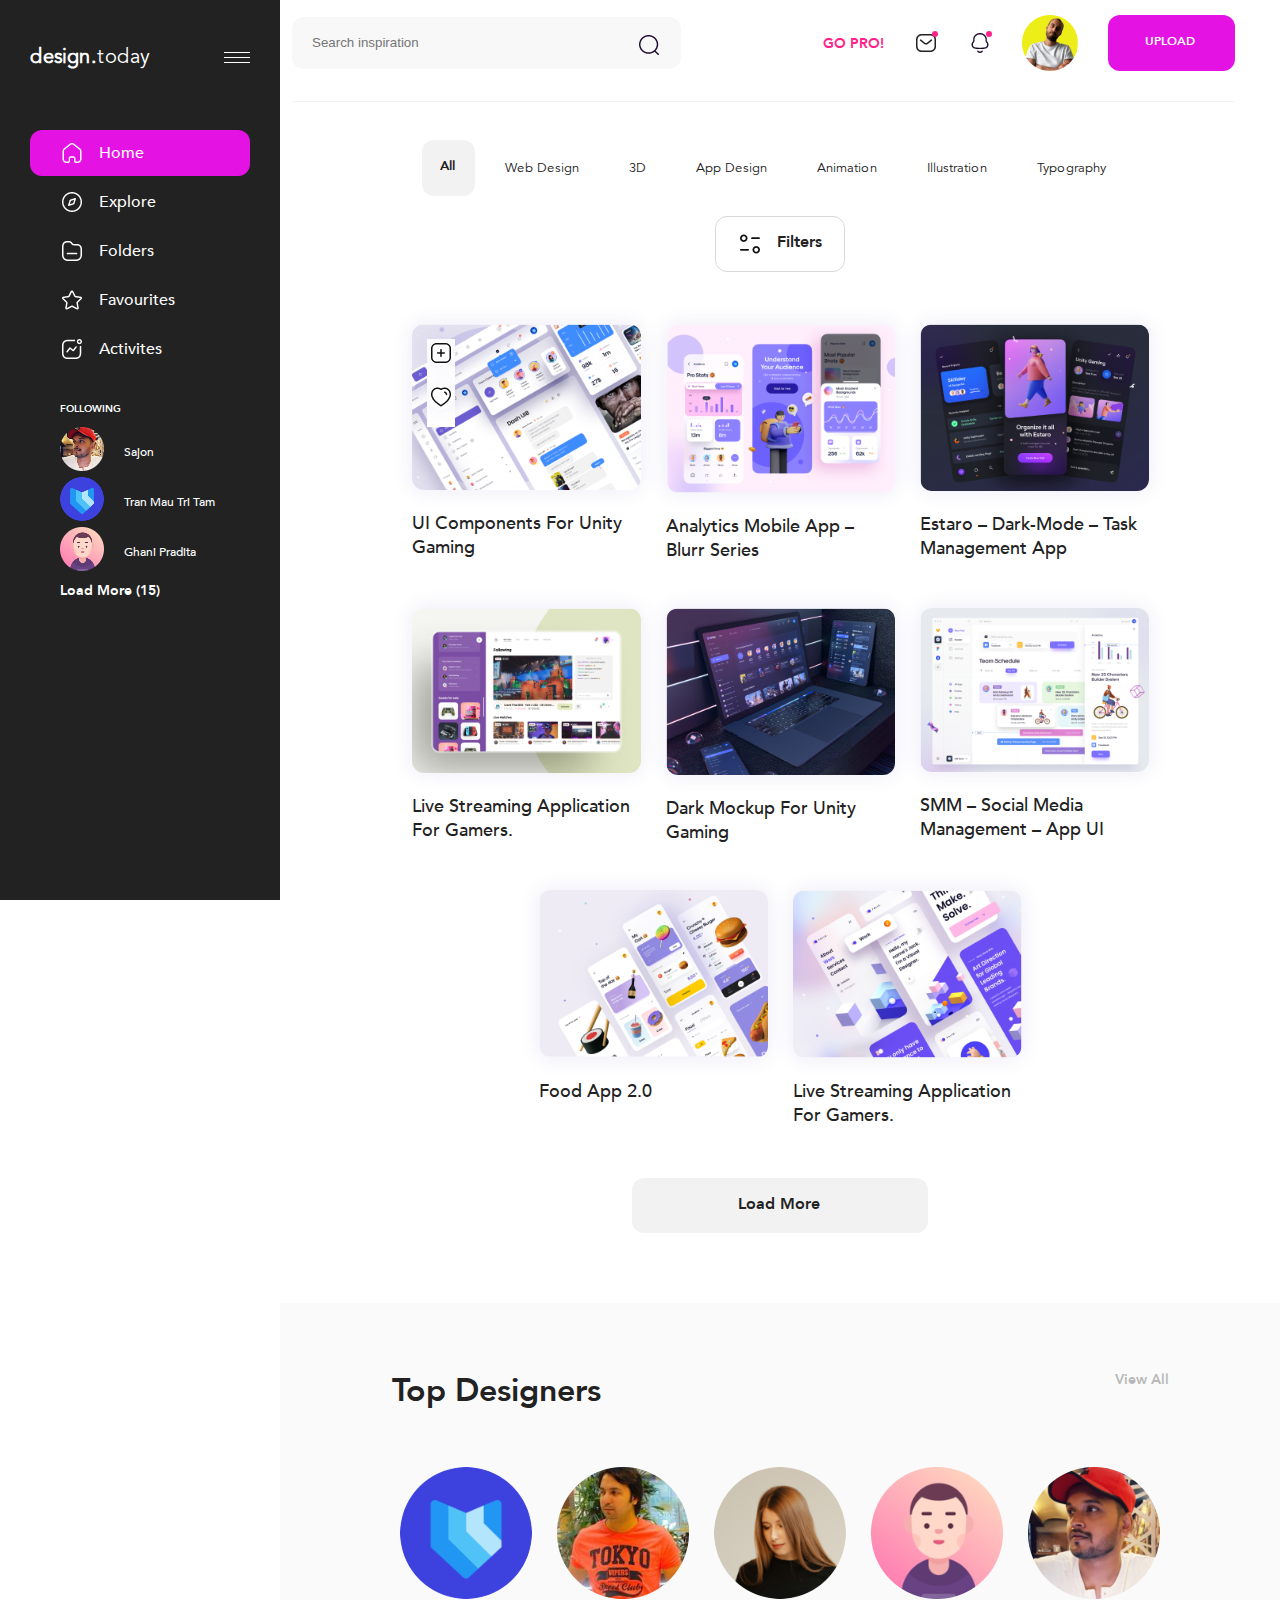
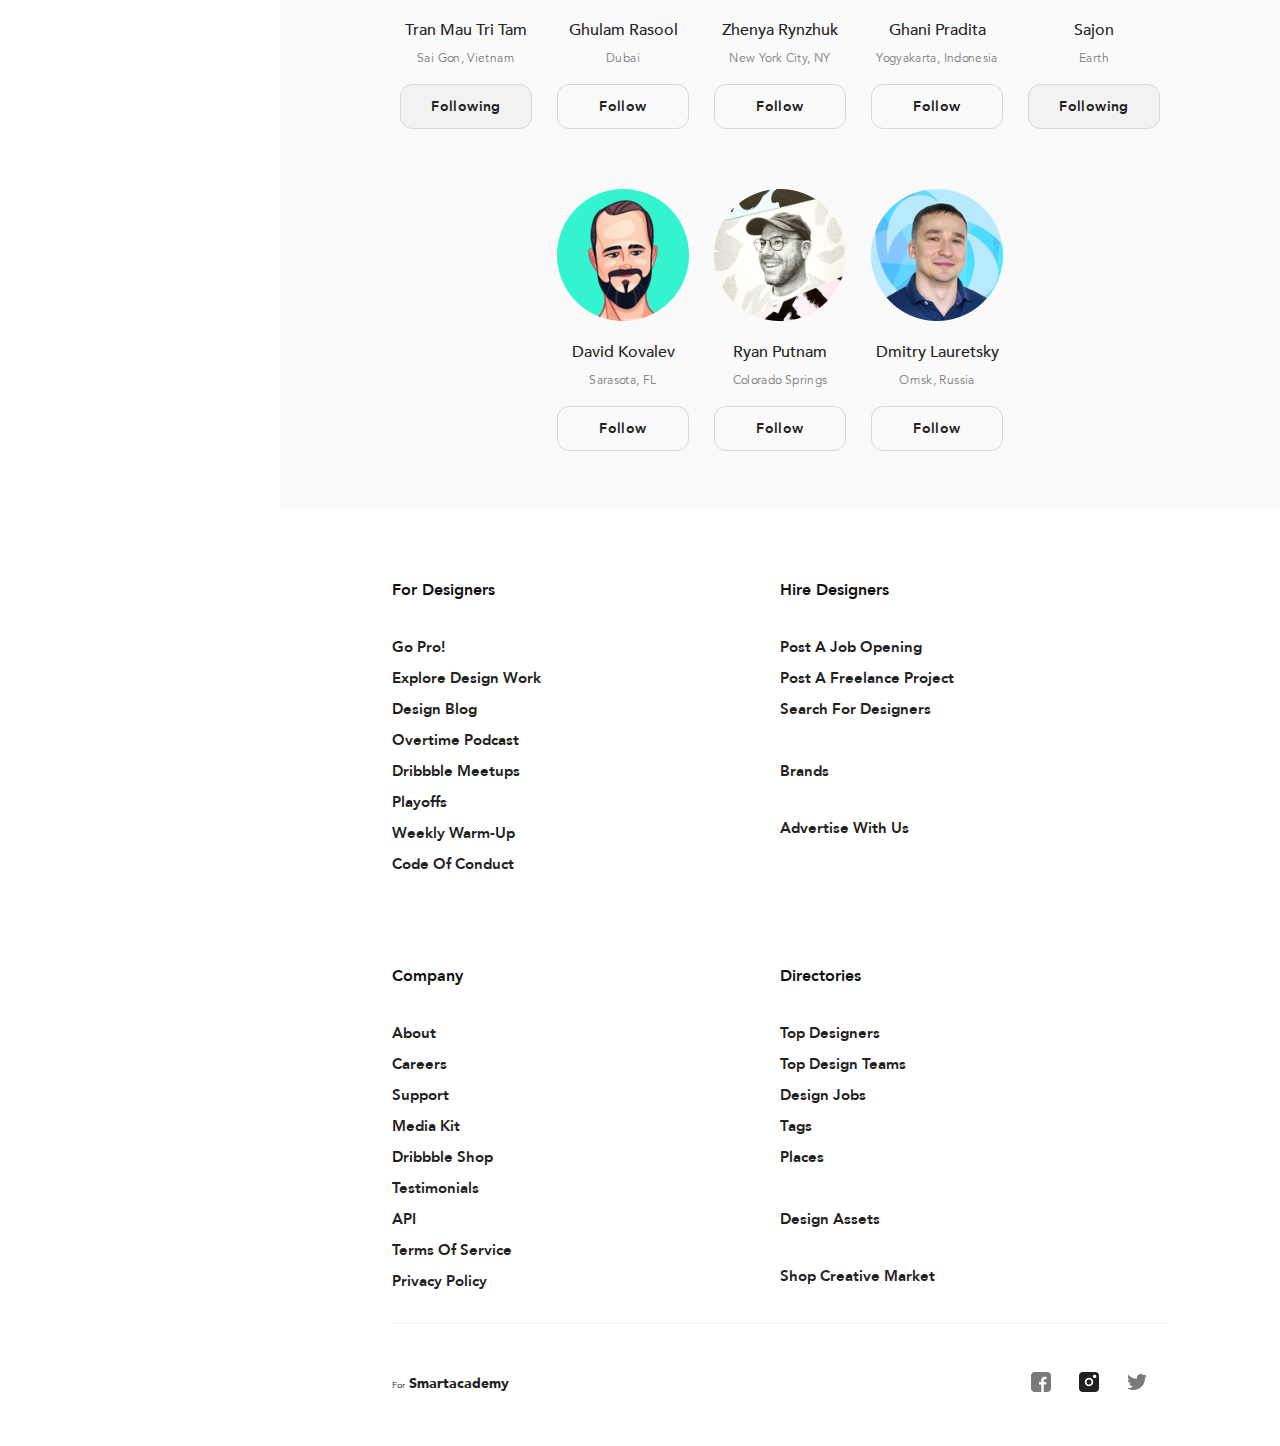
<file: index.html>
<!DOCTYPE html>
<html lang="en">
<head>
    <meta charset="UTF-8">
    <meta http-equiv="X-UA-Compatible" content="IE=edge">
    <meta name="description" content="Web design, App design, Animations, 3D, Illustrations" />
    <meta name="keywords" content="Design Today, Design, Designers" />
    <meta name="author" content="John Doe" />
    <meta property="og:url" content="https://khatunakhomasuridze08.github.io/project/" />
    <meta property="og:type" content="article" />
    <meta property="og:title" content="Design" />
    <meta
      property="og:description"
      content="Creation web and mobile apps needs with Experience Professionals in the Field. Design.today has already become the author of more than 200 successful projects. Services: Web Site Development, Mobile Apps Development, Social Media Marketing."
    />
    <meta
      property="og:image"
      content="https://www.designveloper.com/wp-content/uploads/2021/07/Web-Design-and-Development-Thumbnail-2.jpg"
    />
    
    <meta name="viewport" content="width=device-width, initial-scale=1.0">
    <link rel="stylesheet" href="./styles/font.css">
    <link rel="stylesheet" href="./styles/style.css">
    <title>project</title>
</head>
<body>
    <div class="grid_container">

        <div class="grid_container_left">
            <aside class="sidebar">
                <div class="sidebar_container">
                    <div class="sidebar_menu">
                        <div>
                            <a class="logo" href="#"><span>design.</span>today</a>
                        </div>
                        <div class="sidebar_toggler">
                            <img src="./images/menu-image.png" alt="menu_image">
                        </div>
                    </div>
                
                    <nav class="navbar">
                        <ul class="nav_list">
                            <li class="nav_list_item active">
                                <img src="./images/icon 1.png" alt="icon_image">
                                <a href="#" class="nav_link">Home</a>
                            </li>
                            <li class="nav_list_item">
                                <img src="./images/icon 2.png" alt="icon_image">
                                <a href="#" class="nav_link">Explore</a>
                            </li>
                            <li class="nav_list_item">
                                <img src="./images/icon 3.png" alt="icon_image">
                                <a href="#" class="nav_link">Folders</a>
                            </li>
                            <li class="nav_list_item">
                                <img src="./images/icon 4.png" alt="icon_image">
                                <a href="#" class="nav_link">Favourites</a>
                            </li>
                            <li class="nav_list_item">
                                <img src="./images/icon 5.png" alt="icon_image">
                                <a href="#" class="nav_link">Activites</a>
                            </li>
                        </ul>
                    </nav>
    
                    <div class="following_container">
                        <h5 class="following_title">FOLLOWING</h5>
                        
                        <div class="following">
                            <ul>
                                <li class="following_list_item">
                                    <a href="#"><img class="following_img" src="./images/follower1.png" alt="followers-image"></a>
                                    <a class="following_link" href="#">Sajon</a>
                                </li>
                                <li class="following_list_item">
                                    <a href="#"><img class="following_img" src="./images/follower2.png" alt="followers-image"></a>
                                    <a class="following_link" href="#">Tran Mau Tri Tam</a>
                                </li>
                                <li class="following_list_item">
                                    <a href="#"><img class="following_img" src="./images/follower3.png" alt="followers-image"></a>
                                    <a class="following_link" href="#">Ghani Pradita</a>
                                </li>
                                <li class="following_list_item resp">
                                    <a href="#"><img class="following_img" src="./images/follower4.png" alt="followers-image"></a>
                                    <a class="following_link" href="#">David Kovalev</a>
                                </li>
                                <li class="following_list_item resp">
                                    <a href="#"><img class="following_img" src="./images/follower5.png" alt="followers-image"></a>
                                    <a class="following_link" href="#">Ghani Pradita</a>
                                </li>
                            </ul>
                        </div>
                        
                        <div class="more_following">
                            <a href="#">Load more (15)</a>
                        </div>
    
                     </div>
                </div>
            </aside>
        </div>

        <div class="grid_container_right">
            <header class="header_container">
                    <div class="header_contant">
                        <div class="left_contant">
                            <form class="search_form" action="#">
                                <input class="search" type="text" placeholder="Search inspiration">
                                <button class="search_bt"><img src="./images/search icon.png" alt="search img"></button>
                            </form>
                        </div>
 
                        <div class="right_contant">
                            <ul class="right_list">
                                <li>
                                    <a class="right_link go" href="#">GO PRO!</a>
                                </li>
                                <li>
                                    <a class="right_link active" href="#"><img src="./images/Component 11 – 2.png" alt="icon image"></a>
                                </li>
                                <li>
                                    <a class="right_link active" href="#"><img src="./images/Component 7 – 2.png" alt="icon image"></a>
                                </li>
                                <li>
                                    <a class="right_link" href="second.html"><img src="./images/Group 33.png" alt="image"></a>
                                </li>
                                <li>
                                    <button class="right_link upload" href="#">UPLOAD</button>
                                </li>
                            </ul>
                        </div>
                    </div>
            </header>
            
            <main class="main">
                <section>
                    <div class="base_container">
                        <div class="design">
                            <div class="design_menu">
                                <ul class="design_menu_list">
                                    <li class="design_item">
                                        <a class="design_link active" href="#">All</a>
                                    </li>
                                    <li class="design_item">
                                        <a class="design_link" href="#">Web design</a>
                                    </li>
                                    <li class="design_item">
                                        <a class="design_link" href="#">3D</a>
                                    </li>
                                    <li class="design_item">
                                        <a class="design_link" href="#">App design</a>
                                    </li>
                                    <li class="design_item">
                                        <a class="design_link" href="#">Animation</a>
                                    </li>
                                    <li class="design_item">
                                        <a class="design_link" href="#">Illustration</a>
                                    </li>
                                    <li class="design_item">
                                        <a class="design_link" href="#">Typography</a>
                                    </li>
                                </ul>
                            </div>
    
                            <div class="filters">
                                <img src="./images/filters.png" alt="filters image">
                                <a href="#">Filters</a>
                            </div>
                        </div>
                    </div>
            </section>
    
               <section>
                    <div class="base_container">
                        <div class="app_container">
                            <ul class="app_list">
                                <li class="active_item">
                                    <a class="active_link" href="#"><img src="./images/APP1.png" alt="app image">
                                    <div class="icons">
                                        <img src="./images/plus icon.png" alt="plus icon">
                                        <img class="heart_icon" src="./images/heart icon.png" alt="heart icon">
                                    </div></a>
                                    <a class="app_link" href="#">UI Components for Unity Gaming</a>
                                </li>
                                <li>
                                    <a href="#"><img src="./images/APP2.png" alt="app image"></a>
                                    <a  class="app_link" href="#">Analytics Mobile App – Blurr Series</a>
                                </li>
                                <li>
                                    <a href="#"><img src="./images/APP3.png" alt="app image"></a>
                                    <a  class="app_link" href="#">Estaro – Dark-mode – Task Management App</a>
                                </li>
                                <li>
                                    <a href="#"><img src="./images/APP4.png" alt="app image"></a>
                                    <a  class="app_link" href="#">Live streaming application for gamers.</a>
                                </li>
                                <li>
                                    <a href="#"><img src="./images/APP5.png" alt="app image"></a>
                                    <a  class="app_link" href="#">Dark Mockup for Unity Gaming</a>
                                </li>
                                <li>
                                    <a href="#"><img src="./images/app6.png" alt="app image"></a>
                                    <a  class="app_link" href="#">SMM – Social Media Management – App UI</a>
                                </li>
                                <li>
                                    <a href="#"><img src="./images/APP7.png" alt="app image"></a>
                                    <a  class="app_link" href="#">Food App 2.0</a>
                                </li>
                                <li>
                                    <a href="#"><img src="./images/APP8.png" alt="app image"></a>
                                    <a  class="app_link" href="#">Live streaming application for gamers.</a>
                                </li>
                            </ul>
    
                            <div class="load">
                                <button>Load more</button>
                            </div>
                    
                        </div>
                    </div>
                </section>  
    
                <section class="desingers_section">
                    <div class="base_container"> 
                        <div class="desingers_container">
                            <div class="desingers_title">
                                <a class="desingers_title_link" href="#">top Designers</a>
                                <a class="link_more" href="#">View all</a>
                            </div>
    
                            <div class="desingers_profile">
                                <ul class="desingers_list">
                                    <li class="desingers_item">
                                        <a href="#"><img src="./images/profile 1.png" alt="profile-picture"></a>
                                        <a class="desingers_name" href="#">Tran Mau Tri Tam</a>
                                        <span>Sai Gon, Vietnam</span>
                                        <button class="follow_link active" href="#">Following</button>
                                    </li>
                                    <li class="desingers_item">
                                        <a href="#"><img src="./images/profile 2.png" alt="profile-picture"></a>
                                        <a class="desingers_name" href="#">Ghulam Rasool</a>
                                        <span>Dubai</span>
                                        <button class="follow_link" href="#">Follow</button>
                                    </li>
                                    <li class="desingers_item">
                                        <a href="#"><img src="./images/profile 3.png" alt="profile-picture"></a>
                                        <a class="desingers_name" href="#">Zhenya Rynzhuk</a>
                                        <span>New York City, NY</span>
                                        <button class="follow_link" href="#">Follow</button>
                                    </li>
                                    <li class="desingers_item">
                                        <a href="#"><img src="./images/profile 4.png" alt="profile-picture"></a>
                                        <a class="desingers_name" href="#">Ghani Pradita</a>
                                        <span>Yogyakarta, Indonesia</span>
                                        <button class="follow_link" href="#">Follow</button>
                                    </li>
                                    <li class="desingers_item">
                                        <a href="#"><img src="./images/profile 5.png" alt="profile-picture"></a>
                                        <a class="desingers_name" href="#">Sajon</a>
                                        <span>Earth</span>
                                        <button class="follow_link active" href="#">Following</button>
                                    </li>
                                    <li class="desingers_item">
                                        <a href="#"><img src="./images/profile 6.png" alt="profile-picture"></a>
                                        <a class="desingers_name" href="#">David Kovalev</a>
                                        <span>Sarasota, FL</span>
                                        <button class="follow_link" href="#">Follow</button>
                                    </li>
                                    <li class="desingers_item">
                                        <a href="#"><img src="./images/profile 7.png" alt="profile-picture"></a>
                                        <a class="desingers_name" href="#">Ryan Putnam</a>
                                        <span>Colorado Springs</span>
                                        <button class="follow_link" href="#">Follow</button>
                                    </li>
                                    <li class="desingers_item active">
                                        <a href="#"><img src="./images/profile 8.png" alt="profile-picture"></a>
                                        <a class="desingers_name" href="#">Dmitry Lauretsky</a>
                                        <span>Omsk, Russia</span>
                                        <button class="follow_link" href="#">Follow</button>
                                    </li>
                                </ul>
                            </div>
                        </div>
                    </div>
                </section> 
    
                <section>
                    <div class="base_container"> 
                        <div class="directories">
                            <div class="directories_one">
                                <h4>For designers</h4>
                                <ul class="directories_list">
                                    <li>
                                        <a href="#">Go Pro!</a>
                                    </li>
                                    <li>
                                        <a href="#">Explore design work</a>
                                    </li>
                                    <li>
                                        <a href="#">Design blog</a>
                                    </li>
                                    <li>
                                        <a href="#">Overtime podcast</a>
                                    </li>
                                    <li>
                                        <a href="#">Dribbble meetups</a>
                                    </li>
                                    <li>
                                        <a href="#">Playoffs</a>
                                    </li>
                                    <li>
                                        <a href="#">Weekly Warm-Up</a>
                                    </li>
                                    <li>
                                        <a href="#">Code of conduct</a>
                                    </li>
                                </ul>
                            </div>
    
                            <div class="directories_two">
                                <h4>Hire designers</h4>
                                <ul  class="directories_list">
                                    <li>
                                        <a href="#">Post a job opening</a>
                                    </li>
                                    <li>
                                        <a href="#">Post a freelance project</a>
                                    </li>
                                    <li>
                                        <a href="#">Search for designers</a>
                                    </li>
                                    <li class="active_item1">
                                        <a href="#">Brands</a>
                                    </li>
                                    <li class="active_item2">
                                        <a href="#">Advertise with us</a>
                                    </li>
                                </ul>
                            </div>
    
                            <div class="directories_three">
                                <h4>Company</h4>
                                <ul  class="directories_list">
                                    <li>
                                        <a href="#">About</a>
                                    </li>
                                    <li>
                                        <a href="#">Careers</a>
                                    </li>
                                    <li>
                                        <a href="#">Support</a>
                                    </li>
                                    <li>
                                        <a href="#">Media kit</a>
                                    </li>
                                    <li>
                                        <a href="#">Dribbble shop</a>
                                    </li>
                                    <li>
                                        <a href="#">Testimonials</a>
                                    </li>
                                    <li>
                                        <a href="#">API</a>
                                    </li>
                                    <li>
                                        <a href="#">Terms of service</a>
                                    </li>
                                    <li>
                                        <a href="#">Privacy policy</a>
                                    </li>
                                </ul>
                            </div>
    
                            <div class="directories_four">
                                <h4>Directories</h4>
                                <ul  class="directories_list">
                                    <li>
                                        <a href="#">Top designers</a>
                                    </li>
                                    <li>
                                        <a href="#">Top design teams</a>
                                    </li>
                                    <li>
                                        <a href="#">Design jobs</a>
                                    </li>
                                    <li>
                                        <a href="#">Tags</a>
                                    </li>
                                    <li>
                                        <a href="#">Places</a>
                                    </li>
                                    <li class="active_item1">
                                        <a href="#">Design assets</a>
                                    </li>
                                    <li class="active_item2">
                                        <a href="#">Shop Creative Market</a>
                                    </li>
                                </ul>
                            </div>
                        </div>
                    </div>
                </section>  
            </main> 
            
            
            <footer class="footer">
                <div class="base_container"> 
                    <div class="footer_contant">
                        <div class="footer_left">
                            <a href="#"><img class="soc_icon" src="./images/fb icon.png" alt="fb icon"></a>
                            <a href="#"><img src="./images/camera icon.png" alt="camera icon"></a>
                            <a href="#"><img class="soc_icon" src="./images/twitter icon.png" alt="twitter icon"></a>
                        </div>
                        <div class="footer_right">
                            <span>For <a href="#">Smartacademy</a></span>
                        </div>
                    </div>
                </div>
            </footer>
        </div>

    </div>
</body>
</html>
</file>
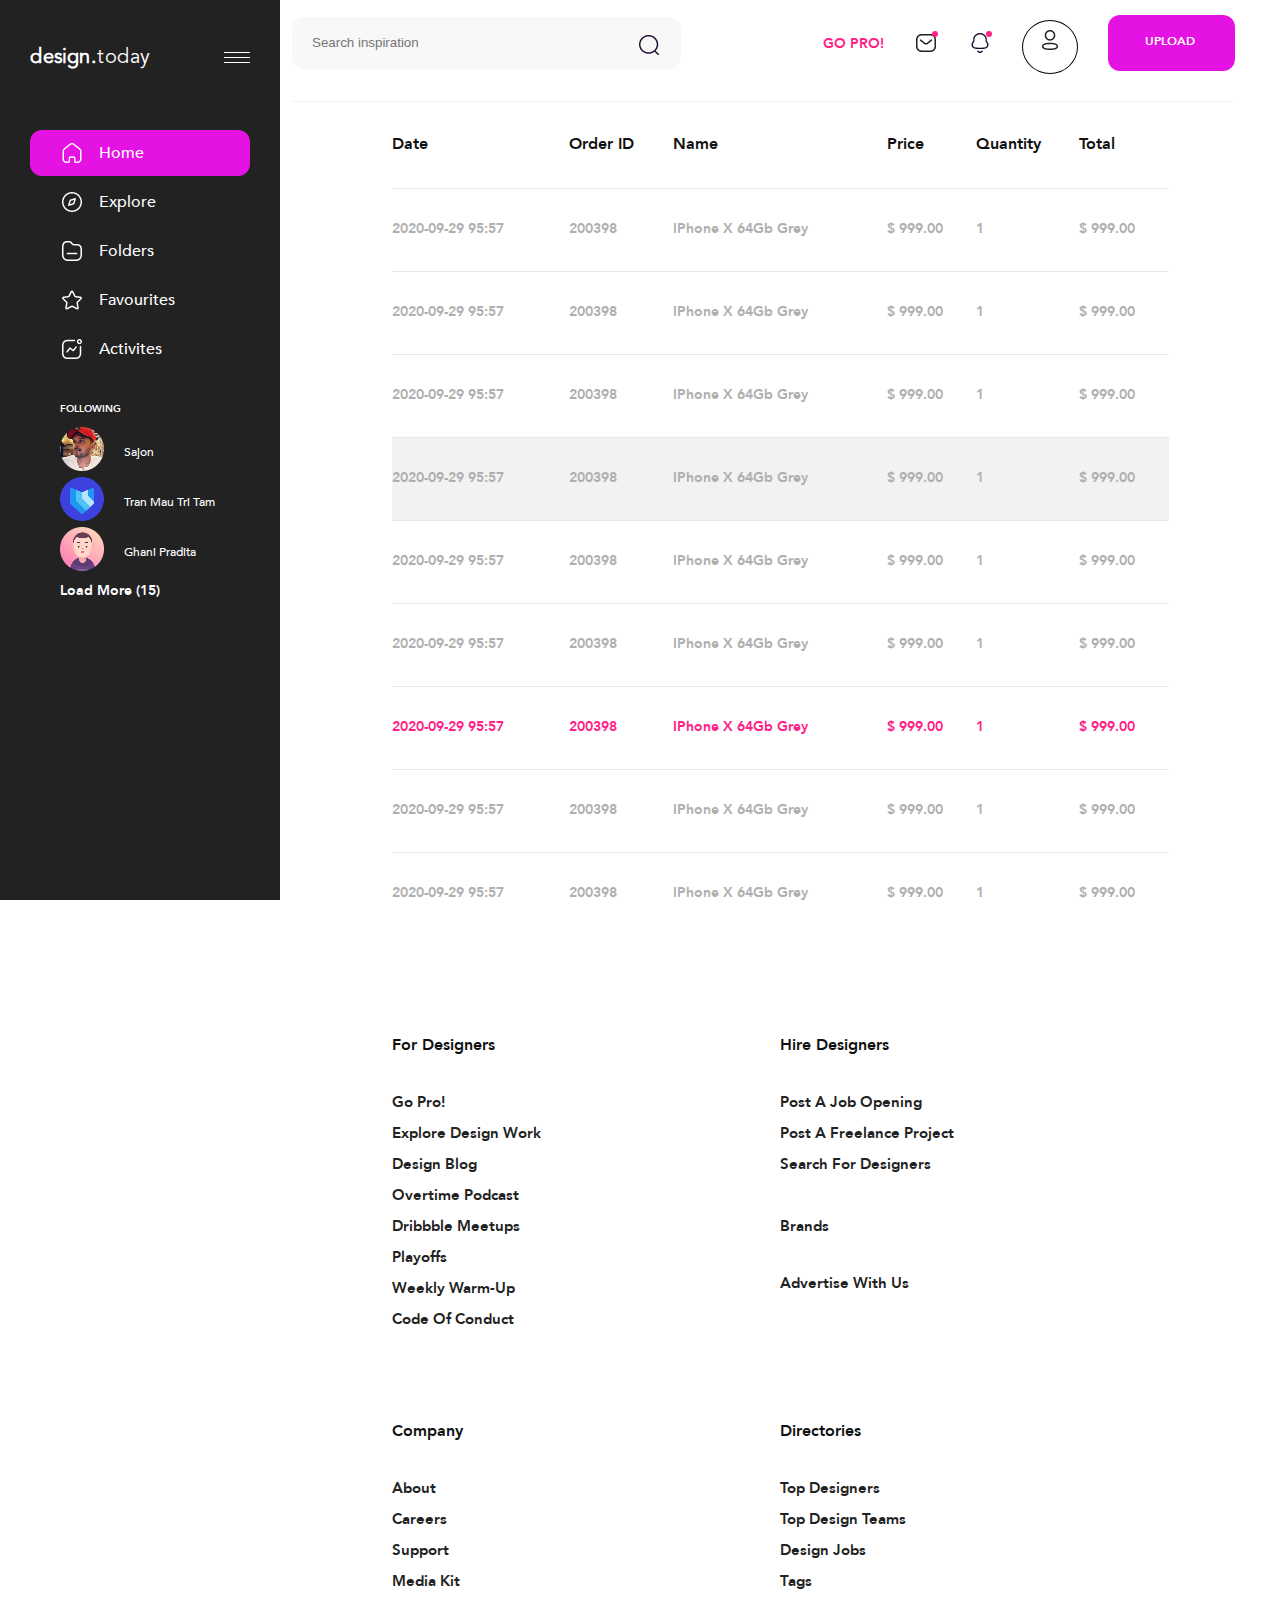
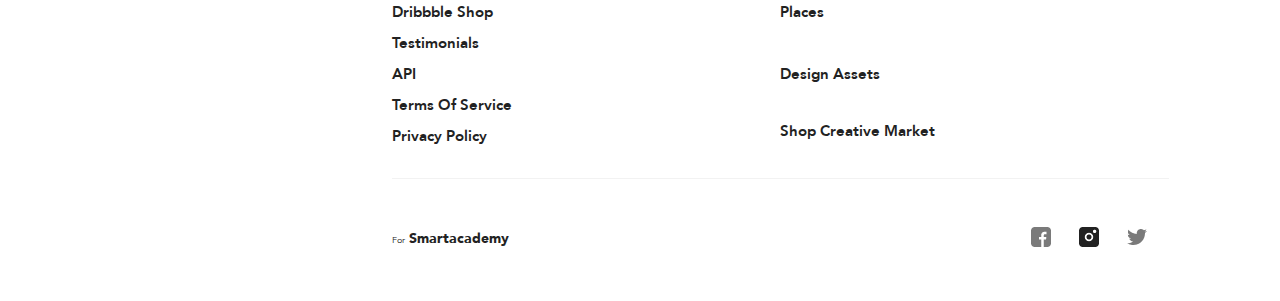
<file: second.html>
<!DOCTYPE html>
<html lang="en">
<head>
    <meta charset="UTF-8">
    <meta http-equiv="X-UA-Compatible" content="IE=edge">
    <meta name="description" content="Web design, App design, Animations, 3D, Illustrations" />
    <meta name="keywords" content="Design Today, Design, Designers" />
    <meta name="author" content="John Doe" />
    <meta property="og:url" content="https://khatunakhomasuridze08.github.io/project/" />
    <meta property="og:type" content="article" />
    <meta property="og:title" content="Design" />
    <meta
      property="og:description"
      content="Creation web and mobile apps needs with Experience Professionals in the Field. Design.today has already become the author of more than 200 successful projects. Services: Web Site Development, Mobile Apps Development, Social Media Marketing."
    />
    <meta
      property="og:image"
      content="https://www.designveloper.com/wp-content/uploads/2021/07/Web-Design-and-Development-Thumbnail-2.jpg"
    />
    
    <meta name="viewport" content="width=device-width, initial-scale=1.0">
    <link rel="stylesheet" href="./styles/font.css">
    <link rel="stylesheet" href="./styles/style.css">
    <title>project</title>
</head>
<body>
    <div class="grid_container">

        <div class="grid_container_left">
            <aside class="sidebar">
                <div class="sidebar_container">
                    <div class="sidebar_menu">
                        <div>
                            <a class="logo" href="#"><span>design.</span>today</a>
                        </div>
                        <div class="sidebar_toggler">
                            <img src="./images/menu-image.png" alt="menu_image">
                        </div>
                    </div>
                
                    <nav class="navbar">
                        <ul class="nav_list">
                            <li class="nav_list_item active">
                                <img src="./images/icon 1.png" alt="icon_image">
                                <a href="#" class="nav_link">Home</a>
                            </li>
                            <li class="nav_list_item">
                                <img src="./images/icon 2.png" alt="icon_image">
                                <a href="#" class="nav_link">Explore</a>
                            </li>
                            <li class="nav_list_item">
                                <img src="./images/icon 3.png" alt="icon_image">
                                <a href="#" class="nav_link">Folders</a>
                            </li>
                            <li class="nav_list_item">
                                <img src="./images/icon 4.png" alt="icon_image">
                                <a href="#" class="nav_link">Favourites</a>
                            </li>
                            <li class="nav_list_item">
                                <img src="./images/icon 5.png" alt="icon_image">
                                <a href="#" class="nav_link">Activites</a>
                            </li>
                        </ul>
                    </nav>
    
                    <div class="following_container">
                        <h5 class="following_title">FOLLOWING</h5>
                        
                        <div class="following">
                            <ul>
                                <li class="following_list_item">
                                    <a href="#"><img class="following_img" src="./images/follower1.png" alt="followers-image"></a>
                                    <a class="following_link" href="#">Sajon</a>
                                </li>
                                <li class="following_list_item">
                                    <a href="#"><img class="following_img" src="./images/follower2.png" alt="followers-image"></a>
                                    <a class="following_link" href="#">Tran Mau Tri Tam</a>
                                </li>
                                <li class="following_list_item">
                                    <a href="#"><img class="following_img" src="./images/follower3.png" alt="followers-image"></a>
                                    <a class="following_link" href="#">Ghani Pradita</a>
                                </li>
                                <li class="following_list_item resp">
                                    <a href="#"><img class="following_img" src="./images/follower4.png" alt="followers-image"></a>
                                    <a class="following_link" href="#">David Kovalev</a>
                                </li>
                                <li class="following_list_item resp">
                                    <a href="#"><img class="following_img" src="./images/follower5.png" alt="followers-image"></a>
                                    <a class="following_link" href="#">Ghani Pradita</a>
                                </li>
                            </ul>
                        </div>
                        
                        <div class="more_following">
                            <a href="#">Load more (15)</a>
                        </div>
    
                     </div>
                </div>
            </aside>
        </div>

        <div class="grid_container_right">
            <header class="header_container">
                    <div class="header_contant">
                        <div class="left_contant">
                            <form class="search_form" action="#">
                                <input class="search" type="text" placeholder="Search inspiration">
                                <button class="search_bt"><img src="./images/search icon.png" alt="search img"></button>
                            </form>
                        </div>
 
                        <div class="right_contant">
                            <ul class="right_list">
                                <li>
                                    <a class="right_link go" href="#">GO PRO!</a>
                                </li>
                                <li>
                                    <a class="right_link active" href="#"><img src="./images/Component 11 – 2.png" alt="icon image"></a>
                                </li>
                                <li>
                                    <a class="right_link active" href="#"><img src="./images/Component 7 – 2.png" alt="icon image"></a>
                                </li>
                                <li>
                                    <a class="right_link_profile" href="index.html"><img src="./images/profile icon.png" alt="image"></a>
                                </li>
                                <li>
                                    <button class="right_link upload" href="#">UPLOAD</button>
                                </li>
                            </ul>
                        </div>
                    </div>
            </header>
            
            <main class="main">
                <section>
                    <div class="base_container">
                        <table>
                            <tr>
                                <th>Date</th>
                                <th>Order ID</th>
                                <th>Name</th>
                                <th>Price</th>
                                <th>Quantity</th>
                                <th>Total</th>
                            </tr>
                    
                            <tr>
                                <td>2020-09-29 95:57</td>
                                <td>200398</td>
                                <td>iPhone X 64Gb Grey</td>
                                <td>$ 999.00</td>
                                <td>1</td>
                                <td>$ 999.00</td>
                            </tr>
                    
                            <tr>
                                <td>2020-09-29 95:57</td>
                                <td>200398</td>
                                <td>iPhone X 64Gb Grey</td>
                                <td>$ 999.00</td>
                                <td>1</td>
                                <td>$ 999.00</td>
                            </tr>
                    
                            <tr>
                                <td>2020-09-29 95:57</td>
                                <td>200398</td>
                                <td>iPhone X 64Gb Grey</td>
                                <td>$ 999.00</td>
                                <td>1</td>
                                <td>$ 999.00</td>
                            </tr>
                    
                            <tr class="active_tr_one">
                                <td>2020-09-29 95:57</td>
                                <td>200398</td>
                                <td>iPhone X 64Gb Grey</td>
                                <td>$ 999.00</td>
                                <td>1</td>
                                <td>$ 999.00</td>
                            </tr>
                    
                            <tr>
                                <td>2020-09-29 95:57</td>
                                <td>200398</td>
                                <td>iPhone X 64Gb Grey</td>
                                <td>$ 999.00</td>
                                <td>1</td>
                                <td>$ 999.00</td>
                            </tr>
                    
                            <tr>
                                <td>2020-09-29 95:57</td>
                                <td>200398</td>
                                <td>iPhone X 64Gb Grey</td>
                                <td>$ 999.00</td>
                                <td>1</td>
                                <td>$ 999.00</td>
                            </tr>
                    
                            <tr class="active_tr_two">
                                <td>2020-09-29 95:57</td>
                                <td>200398</td>
                                <td>iPhone X 64Gb Grey</td>
                                <td>$ 999.00</td>
                                <td>1</td>
                                <td>$ 999.00</td>
                            </tr>
                    
                            <tr>
                                <td>2020-09-29 95:57</td>
                                <td>200398</td>
                                <td>iPhone X 64Gb Grey</td>
                                <td>$ 999.00</td>
                                <td>1</td>
                                <td>$ 999.00</td>
                            </tr>
                    
                            <tr class="last_tr">
                                <td>2020-09-29 95:57</td>
                                <td>200398</td>
                                <td>iPhone X 64Gb Grey</td>
                                <td>$ 999.00</td>
                                <td>1</td>
                                <td>$ 999.00</td>
                            </tr>
                        </table>
                    </div>
                </section>                      
    
                <section>
                    <div class="base_container"> 
                        <div class="directories">
                            <div class="directories_one">
                                <h4>For designers</h4>
                                <ul class="directories_list">
                                    <li>
                                        <a href="#">Go Pro!</a>
                                    </li>
                                    <li>
                                        <a href="#">Explore design work</a>
                                    </li>
                                    <li>
                                        <a href="#">Design blog</a>
                                    </li>
                                    <li>
                                        <a href="#">Overtime podcast</a>
                                    </li>
                                    <li>
                                        <a href="#">Dribbble meetups</a>
                                    </li>
                                    <li>
                                        <a href="#">Playoffs</a>
                                    </li>
                                    <li>
                                        <a href="#">Weekly Warm-Up</a>
                                    </li>
                                    <li>
                                        <a href="#">Code of conduct</a>
                                    </li>
                                </ul>
                            </div>
    
                            <div class="directories_two">
                                <h4>Hire designers</h4>
                                <ul  class="directories_list">
                                    <li>
                                        <a href="#">Post a job opening</a>
                                    </li>
                                    <li>
                                        <a href="#">Post a freelance project</a>
                                    </li>
                                    <li>
                                        <a href="#">Search for designers</a>
                                    </li>
                                    <li class="active_item1">
                                        <a href="#">Brands</a>
                                    </li>
                                    <li class="active_item2">
                                        <a href="#">Advertise with us</a>
                                    </li>
                                </ul>
                            </div>
    
                            <div class="directories_three">
                                <h4>Company</h4>
                                <ul  class="directories_list">
                                    <li>
                                        <a href="#">About</a>
                                    </li>
                                    <li>
                                        <a href="#">Careers</a>
                                    </li>
                                    <li>
                                        <a href="#">Support</a>
                                    </li>
                                    <li>
                                        <a href="#">Media kit</a>
                                    </li>
                                    <li>
                                        <a href="#">Dribbble shop</a>
                                    </li>
                                    <li>
                                        <a href="#">Testimonials</a>
                                    </li>
                                    <li>
                                        <a href="#">API</a>
                                    </li>
                                    <li>
                                        <a href="#">Terms of service</a>
                                    </li>
                                    <li>
                                        <a href="#">Privacy policy</a>
                                    </li>
                                </ul>
                            </div>
    
                            <div class="directories_four">
                                <h4>Directories</h4>
                                <ul  class="directories_list">
                                    <li>
                                        <a href="#">Top designers</a>
                                    </li>
                                    <li>
                                        <a href="#">Top design teams</a>
                                    </li>
                                    <li>
                                        <a href="#">Design jobs</a>
                                    </li>
                                    <li>
                                        <a href="#">Tags</a>
                                    </li>
                                    <li>
                                        <a href="#">Places</a>
                                    </li>
                                    <li class="active_item1">
                                        <a href="#">Design assets</a>
                                    </li>
                                    <li class="active_item2">
                                        <a href="#">Shop Creative Market</a>
                                    </li>
                                </ul>
                            </div>
                        </div>
                    </div>
                </section>  
            </main> 
            
            
            <footer class="footer">
                <div class="base_container"> 
                    <div class="footer_contant">
                        <div class="footer_left">
                            <a href="#"><img class="soc_icon" src="./images/fb icon.png" alt="fb icon"></a>
                            <a href="#"><img src="./images/camera icon.png" alt="camera icon"></a>
                            <a href="#"><img class="soc_icon" src="./images/twitter icon.png" alt="twitter icon"></a>
                        </div>
                        <div class="footer_right">
                            <span>For <a href="#">Smartacademy</a></span>
                        </div>
                    </div>
                </div>
            </footer>
        </div>

    </div>
</body>
</html>
</file>
<file: styles/font.css>
@font-face {
    font-family: 'Avenir book';
    src: url(../fonts/AvenirLTStd-Book.ttf) format('truetype'),
         url(../fonts/AvenirLTStd-Book.woff) format('woff'),
         url(../fonts/AvenirLTStd-Book.woff2) format('woff2');
}

@font-face {
    font-family: 'Avenir Medium';
    src: url(../fonts/Avenir-Medium.ttf) format('truetype'),
         url(../fonts/Avenir-Medium.woff) format('woff'),
         url(../fonts/Avenir-Medium.woff2) format('woff2');
}

@font-face {
    font-family:'Avenir Heavy';
    src: url(../fonts/Avenir-Heavy.ttf) format('truetype'),
         url(../fonts/Avenir-Heavy.woff) format('woff'),
         url(../fonts/Avenir-Heavy.woff2) format('woff2');
}

@font-face {
    font-family: 'Avenir black';
    src: url(../fonts/Avenir-Black.ttf) format('truetype'),
         url(../fonts/Avenir-Black.woff) format('woff'),
         url(../fonts/Avenir-Black.woff2) format('woff2');
}
</file>
<file: styles/style.css>
* {
    margin: 0;
    padding: 0;
    box-sizing: border-box;
}

ul {
    list-style-type: none;
}

a {
    text-decoration: none;
}

button {
    border: none;
    background: none;
}

.grid_container {
    display: grid;
    grid-template-columns: 319px 1fr;
}

.sidebar {
    position: fixed;
    top: 0;
    left: 0;
    width: 319px;
    height: 100%;
    padding-top: 42px;
    padding-bottom: 106px;
    background-color: #222222;
}

.sidebar_container {
    max-width: 259px;
    width: 100%;
    margin: 0 auto;
}

.sidebar_menu {
    display: flex;
    justify-content: space-between;
    align-items: center;
    margin-bottom: 106px;
}
.sidebar_toggler{
    cursor: pointer;
}
.logo {
    font-family: 'Avenir book';
    font-size: 24px;
    color: #FFFFFF;
    line-height: 32px;
    text-transform: lowercase;
}
.logo span {
    font-weight: bold;
}

.nav_list_item {
    display: flex;
    align-items: center;
    padding-left: 30px;
    padding-top: 19px;
    padding-bottom: 19px;
    margin-bottom: 16px;
}

.nav_list_item.active {
    background-color: #FF2288;
    border-radius: 12px;
}

.nav_list_item:hover {
    background-color: #FF2288;
    border-radius: 12px;
}
.nav_list_item  img{
    margin-right: 15px;
}

.nav_link {
    font-family: 'Avenir Medium';
    font-size: 16px;
    color: #FFFFFF;
    line-height: 21px;
}

.following_container {
    margin-top: 70px;
    padding-left: 30px;
}

.following_title {
    font-family:'Avenir Heavy';
    font-size: 12px;
    line-height: 16px;
    color: #FFFFFF;
    text-transform: uppercase;
    margin-bottom: 31px;
}

.following_list_item {
    display: flex;
    align-items: center;
    margin-bottom: 15px;
}

.following_img {
    margin-right: 20px;
}

.following_link {
    font-family: 'Avenir Medium';
    font-size: 16px;
    line-height: 21px;
    color: #FFFFFF;
    text-transform: capitalize;
}

.more_following {
    margin-top: 4px;
}

.more_following a {
    font-family:'Avenir Heavy';
    font-size: 14px;
    line-height: 19px;
    color: #FFFFFF;
    text-transform: capitalize;
}

.header_container {
    padding: 30px 91px 0 25px;
    margin-bottom: 40px;
}

.header_contant {
    display: flex;
    justify-content: space-between;
    align-items: center;
    max-width: 1576px;
    width: 100%;
    padding-bottom: 30px;
    border-bottom: 1px solid rgba(1,1,1,0.05);
}

.search_form {
    position: relative;
}
.search_bt {
    position: absolute;
    right: 20px;
    top: 16px;
}

.search_bt img {
    display: block;
}
.search {
    width: 446px;
    max-height: 56px;
    padding-top: 18px;
    padding-left: 20px;
    padding-bottom: 19px;
    background-color: #F8F8F8;
    border-radius: 12px;
    border: none; 
}

.placeholder {
    font-family:'Avenir Heavy';
    font-size: 14px;
    line-height: 19px;
    color: #111111;
}

.right_list {
    display: flex;
    align-items: center;
}

.right_list li {
    margin-right: 30px;
}

.right_list li:last-child {
    margin-right: 0;
}

.right_link {
    display: block;
}

.right_link img {
    display: block;
}

.right_link.active {
    position: relative;
}

.right_link.active::after {
    content: '';
    position: absolute;
    top: 0;
    right: 0;
    width: 6px;
    height: 6px;
    border-radius: 50%;
    background-color: #FF2288;
}

.go {
    font-family:'Avenir Heavy';
    font-size: 14px;
    color:#FF2288;
    text-transform: uppercase;
}

.right_link_profile {
    padding: 15px;
    border-radius: 50%;
    border: 1px solid black;
}
.upload {
    display: block;
    font-family:'Avenir Heavy';
    font-size: 14px;
    line-height: 19px;
    color:#FFFFFF;
    text-transform: uppercase;
    padding: 17px 40px 20px 37px;
    background-color: #FF2288;
    border-radius: 12px;
}

.base_container {
    max-width: 1231px;
    /* width: 100%; */
    margin: 0 auto;
    box-sizing: content-box;
    padding: 0 25px;
}

.design {
    display: flex;
    justify-content: space-between;
    align-items: center;
    padding: 16px 0 19px;
    margin-bottom: 40px;
    gap: 20px 0;
}

.design_menu_list {
    display: flex;
}

.design_item{
    margin-right: 12px;
}

.design_link {
    display: block;
    font-family: 'Avenir book';
    font-size: 16px;
    line-height:21px;
    color:#222222;
    text-transform: capitalize;
    padding: 18px 20px 17px 18px;
}

.design_item:hover .design_link {
    background-color: #F2F2F2;
    border-radius: 12px;
}

.design_link.active {
    font-family:'Avenir Heavy';
    color:#222222;
    background-color: #F2F2F2;
    border-radius: 12px;
    padding: 16px 20px 19px 18px;
}

.filters {
    display: flex;
    border-radius: 12px;
    border: 1px solid #D8D8D8;
    padding: 15px 22px;
}

.filters a {
    font-family:'Avenir Heavy';
    font-size: 16px;
    line-height:21px;
    color:#222222;
    text-transform: capitalize;
    margin-left: 15px;
}

.app_list {
    display: flex;
    flex-wrap: wrap;
    justify-content: center;
    gap: 25px;
}

.app_list img {
    box-shadow: 0 0 20px #5B5EBA1F;
    border-radius: 12px;
    width: 100%;
    margin-bottom: 16px;
}

.active_item {
    position: relative;
}
.icons {
    position: absolute;
    left: 15px;
    top: 15px;
    padding: 2px;
    background-color: white;
}
.icons img{
    display: block;
    width: 24px;
    height: 24px;
}

.heart_icon {
    margin-top: 20px;
}
.app_link {
    font-family: 'Avenir Medium';
    font-size: 18px;
    line-height: 24px;
    color:#222222;
    text-transform: capitalize;
}
.app_list li {
    max-width: 289px;
    margin-bottom: 40px;
}

.load {
    margin-top: 30px;
    margin-bottom: 70px; 
    text-align: center;
}

.load button {
    font-family:'Avenir Heavy';
    font-size: 16px;
    line-height:21px;
    color:#222222;
    text-transform: capitalize;
    padding: 16px 108px 18px 106px;
    text-align: center;
    background-color: #F2F2F2;
    border-radius: 12px;
    display:inline-block;
}

.desingers_section {
    background-color: #FAFAFA;
}

.desingers_container {
    padding-top: 67px;
    padding-bottom: 60px;
    background-color: #FAFAFA;
}

.desingers_title {
    display: flex;
    justify-content: space-between;
    margin-bottom: 54px;
}

.desingers_title_link {
    font-family:'Avenir Heavy';
    font-size: 32px;
    line-height:43px;
    color:#222222;
    text-transform: capitalize;
}

.link_more {
    font-family:'Avenir Heavy';
    font-size: 14px;
    line-height:19px;
    color:#222222;
    opacity: 0.3;
    text-transform: capitalize;
}

.desingers_list {
    display: flex;
    gap: 60px 25px;
    flex-wrap: wrap;
    justify-content: center;
}

.desingers_item {
    display: flex;
    flex-direction: column;
}
.desingers_item.active {
    margin-right: 0;
}

.desingers_item span {
    font-family: 'Avenir book';
    font-size: 12px;
    line-height:16px;
    color:#222222;
    opacity: 0.6;
    text-transform: capitalize;
    letter-spacing: 0.36px;
    margin-bottom: 17px;
    text-align: center;
}
.desingers_name {
    font-family: 'Avenir Medium';
    font-size: 16px;
    line-height: 21px;
    color:#222222;
    text-transform: capitalize;
    text-align: center;
    margin-top: 15px;
    margin-bottom: 10px;
}

.follow_link {
    font-family:'Avenir Heavy';
    font-size: 14px;
    line-height:19px;
    letter-spacing: 0.42px;
    color:#222222;
    text-transform: capitalize;
    text-align: center;
    width: 100%;
    padding: 12px 0;
    border: 1px solid #D8D8D8;
    border-radius: 12px;
}

.follow_link.active {
    background-color: #F2F2F2;
}

.directories {
    display: grid;
    grid-template-columns: 25% 25% 25% 25%;
    padding-top: 69px;
    margin-bottom: 72px;
    gap: 30px 0;
}

.directories h4 {
    margin-bottom: 36px;
}

.directories h4, a {
    font-family:'Avenir Heavy';
    font-size: 16px;
    line-height:21px;
    color:#222222;
    text-transform: capitalize;
}

.directories_list li {
    margin-bottom: 10px;
}

.active_item1 {
    margin-top: 41px;
}
.active_item2 {
    margin-top: 36px;
}

.footer_contant {
    display: flex;
    justify-content: space-between;
    align-items: center;
    padding-top: 40px;
    padding-bottom: 40px;
    border-top: 1px solid rgba(1,1,1,0.05);
}

.footer_left a {
    margin-right: 20px;
}


.footer_right span {
    font-family: 'Avenir book';
    font-size: 16px;
    line-height:40px;
    color:#222222;
    text-transform: capitalize;
}

.footer_right a {
    font-family: 'Avenir black';
    font-size: 16px;
    line-height:40px;
    color:#222222;
    text-transform: capitalize;
}


table {
    width: 100%;
    max-width: 1231px;
    margin: 0 auto;
    margin-bottom: 31px;
    border: none;
    border-collapse: collapse;
}

th, td {
    border-bottom: 1px solid #E7E7E7;
    padding-bottom: 32px;
    text-align: left;
}

th {
    font-family:'Avenir Heavy';
    font-size: 18px;
    line-height: 24px;
    color: #111111;
    text-transform: capitalize;
}

td {
    padding-top: 29px;
    font-family:'Avenir Heavy';
    font-size: 16px;
    line-height: 21px;
    color: #AFAFAF;
    text-transform: capitalize;
}


tr:hover td{
    background-color: #F2F2F2;
}

.active_tr_one {
    background-color: #F2F2F2;
}
.active_tr_two td {
    color: #FF2288;
}

.last_tr td {
    border-bottom: none;
}



@media (max-width: 1366px) {
    .grid_container {
        grid-template-columns: 280px 1fr;
    }

    .sidebar {
        width: 280px;
    }

    .sidebar_container {
        max-width: 220px;
    }
    
    .sidebar_menu {
        margin-bottom: 56px;
    }

    .logo {
        font-size: 20px;
    }
    
    .nav_list_item {
        padding-top: 11px;
        padding-bottom: 11px;
        margin-bottom: 3px;
    }
   
    .nav_list_item:hover {
        background-color: rgb(228, 19, 228);
    }
    .nav_list_item.active {
        background-color: rgb(228, 19, 228)
    }

    .following_container {
        margin-top: 29px;
    }

    .following_title {
        font-size: 10px;
        margin-bottom: 10px;
    }

    .following_link {
        font-size: 12px;
    }

    .following_list_item {
        margin-bottom: 0;
    }

    .following_list_item.resp {
        display: none;
    }

    .header_container {
        padding: 15px 45px 0 12px;
        margin-bottom: 30px;
    }

    .header_contant {
        flex-wrap: wrap;
    }

    .upload {
        font-size: 12px;
        background-color:rgb(228, 19, 228); 
    }
    
    .search {
        max-width: 389px; 
    }

    .base_container {
        max-width: 777px;
    }

    .design {
        flex-direction: column;
        padding: 8px 0 7px;
        margin-bottom: 45px;
    }

    .design_link {
        font-size: 13px;
    }

    .app_list li {
        max-width: 229px;
        margin-bottom: 20px;
    }

    .desingers_list {
        flex-wrap: wrap;
    }

    .directories {
        grid-template-columns: 50% 50%;
        grid-template-rows: 53%; 
    }

    .directories a {
        font-size: 15px;
    }

    .directories h4 {
        font-size: 16px;
        color: #111111;
    }

    .footer_contant {
        flex-direction: row-reverse;
    }
    .footer_right span {
        font-size: 9px;
    }
    .footer_right a {
        font-size: 14px;
    }

    th {
        font-size: 16px;
    }

    td {
        font-size: 14px;
    }  

    .design_menu_list {
        justify-content: center;
        flex-wrap: wrap;
    }
}



@media (max-width: 1200px) {
    .header_contant {
        flex-direction: column-reverse;
        gap: 20px 0;
    }

    .header_container {
        padding: 15px 12px 0 12px;
    }
}


@media (max-width: 768px) {
    .grid_container {
        grid-template-columns: 240px 1fr;
    }

    .sidebar {
        width: 240px;
    }

    .sidebar_container {
        max-width: 180px;
    }
    
    .sidebar_menu {
        margin-bottom:45px;
    }

    .logo {
        font-size: 18px;
    }

    .nav_list_item:hover {
    background-color: #FF2288;
    }

    .nav_list_item.active {
    background-color: #FF2288;
    }

    .nav_link {
        font-size: 14px;
    }
    .following_container {
        margin-top: 18px;
    }
    .more_following a {
        font-size: 10px;
    }
    
    .header_container {
        padding: 28px 12px 0 12px;
        margin-bottom: 25px;
    }
    .header_contant {
        flex-wrap: wrap;
        flex-direction: column-reverse;
    }

    .left_contant {
        margin-top: 5px;
    }
    .upload {
        font-size: 11px;
        background-color: #FF2288;
        padding: 16px 33px;
    }
    .go {
        font-size: 12px;
    }

    .base_container {
        max-width: 452px;
    }

    .design {
        padding: 8px 0 7px;
        margin-bottom: 30px;
    } 

    .design_menu_list {
        flex-direction: wrap;
    }
    .design_item {
        margin-right: 2px;
    }
    .design_link {
        font-size: 13px;
    }
    .filters {
        padding: 8px 12px;
        background-color: #F2F2F2;
     }

    .app_list li {
        max-width: 184px;
        margin-bottom: 16px;
    }

    .app_link {
        font-size: 14px;
    }

    .load {
        margin-top: 17px;
        margin-bottom: 32px;
    }

    .load button {
        font-size: 12px;
        color: #111111;
        padding: 10px 75px;
    }

    .desingers_list {
        flex-wrap: wrap;
    }
    .desingers_title {
        flex-direction: row-reverse;
        align-items: center;
    }

    .desingers_title_link {
        font-size: 20px;
    }

    .desingers_item img {
        width: 110px;
        height: 110px;
    }

    .directories {
        grid-template-columns: 50% 50%;
        grid-template-rows: 45%; 
    }

    .directories a {
        font-size: 14px;
    }

    .directories h4 {
        font-size: 15px;
        color: #111111;
    }

    .footer_contant {
        flex-direction: row-reverse;
    }

    .footer_right span {
        font-size: 7px;
    }
    .footer_right a {
        font-size: 12px;
    }

    th {
        font-size: 13px;
    }

    td {
        font-size: 11px;
    }  

}
</file>
